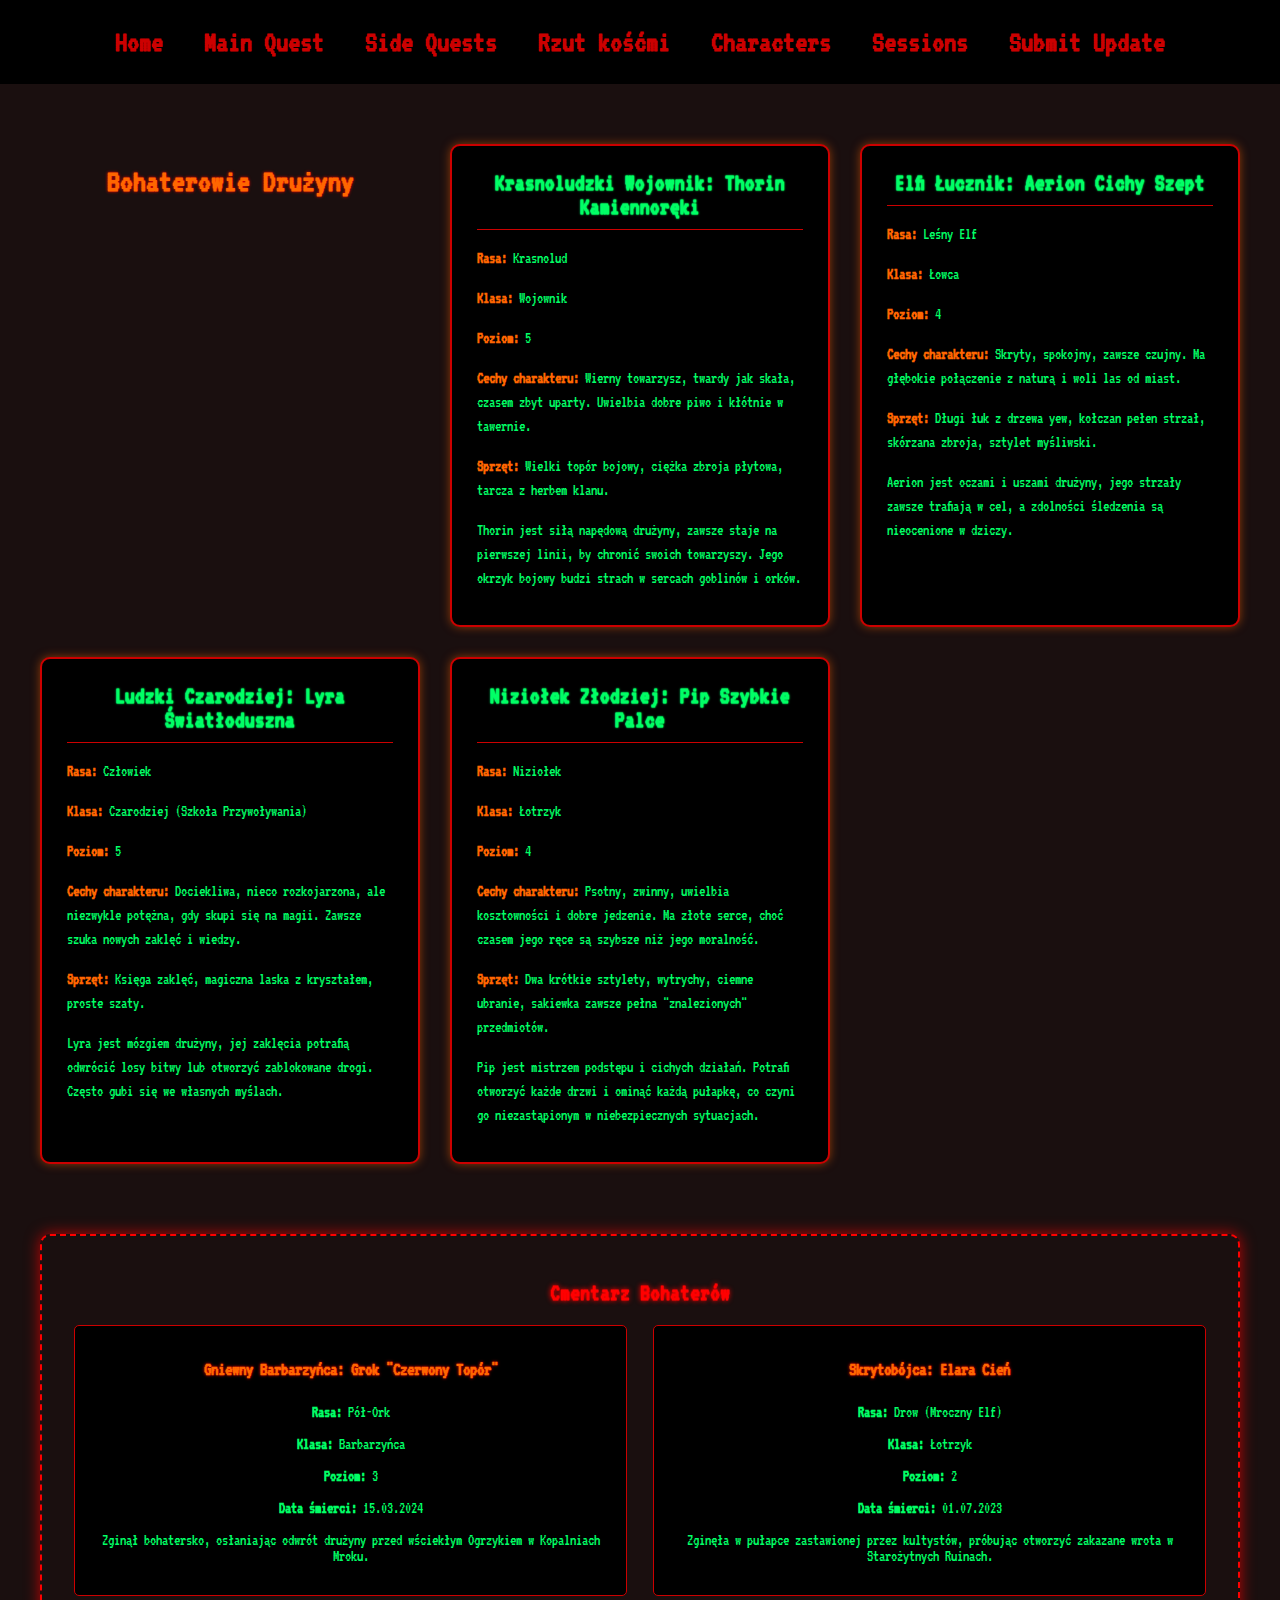
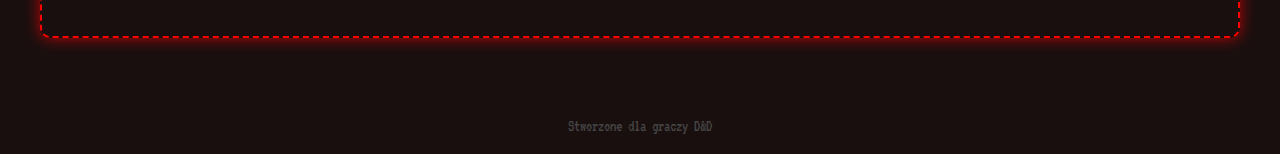
<file: characters2.html>
<!DOCTYPE html>
<html lang="pl">
<head>
    <meta charset="UTF-8">
    <meta name="viewport" content="width=device-width, initial-scale=1.0">
    <title>Bohaterowie Drużyny D&D</title>
    <link href="https://fonts.googleapis.com/css2?family=VT323&display=swap" rel="stylesheet">
    <style>
        /* Styl CSS przeniesiony z Twojego style.css i z poprzedniej strony */
        body {
            background-color:#1a0f0f;
            color: #00ff66;
            font-family: 'Courier New', monospace; /* Fallback */
            font-family: 'VT323', monospace;
            background-image: url('https://www.transparenttextures.com/patterns/asfalt-light.png');
            background-blend-mode: multiply;
            padding: 0px;
            margin: 0;
            display: flex;
            flex-direction: column;
            min-height: 100vh;
        }
        .vt323-regular {
            font-family: "VT323", monospace;
            font-weight: 400;
            font-style: normal;
        }
        nav {
            background-color: #000000;
            text-align: center;
            padding: 1em 0;
            font-size: 27px;
        }

        nav a {
            color: #cc0000;
            text-decoration: none;
            margin: 0 15px;
            transition: color 0.3s;
            font-weight: bold;
            font-size: 30px;
        }
        nav a:hover {
            color: #ff6600;
        }

        main {
            padding: 40px;
            max-width: 1200px; /* Zwiększona szerokość dla wielu sekcji */
            margin: 20px auto; /* Dodaj trochę marginesu od góry/dołu */
            flex-grow: 1;
            display: grid; /* Użycie grid dla układu sekcji bohaterów */
            grid-template-columns: repeat(auto-fit, minmax(300px, 1fr)); /* Responsywny grid */
            gap: 30px; /* Odstępy między sekcjami */
        }

        h1, h2, h3 {
            color: #ff6600;
            text-shadow: 0 0 3px #ff0000;
            text-align: center; /* Wyśrodkuj nagłówki */
            margin-bottom: 25px;
        }

        button, input[type="submit"] {
            font-family: 'VT323', monospace;
            background-color: #000;
            color: #00ff66;
            border: 2px solid #cc0000;
            padding: 10px 20px;
            cursor: pointer;
            font-size: 20px;
        }

        button:hover {
            background-color: #cc0000;
            color: #000;
        }

        footer {
            text-align: center;
            color: #444;
            padding: 20px 0;
            margin-top: auto;
        }

        /* Style dla sekcji bohaterów */
        .character-section {
            background-color: #000000; /* Tło jak nawigacja */
            border: 2px solid #cc0000; /* Ramka w stylu bordera */
            border-radius: 10px;
            padding: 25px;
            box-shadow: 0 0 10px rgba(255, 102, 0, 0.5);
            text-align: left;
        }

        .character-section h2 {
            color: #00ff66; /* Kolor nagłówków w sekcji bohatera */
            text-shadow: 0 0 2px #00ff66;
            margin-top: 0;
            margin-bottom: 15px;
            border-bottom: 1px solid #cc0000;
            padding-bottom: 10px;
        }

        .character-section p {
            margin-bottom: 10px;
            line-height: 1.5;
        }

        .character-section strong {
            color: #ff6600; /* Kolor dla wyróżnionego tekstu (np. atrybuty) */
        }

        .cemetery-section {
            grid-column: 1 / -1; /* Rozciągnij na całą szerokość siatki */
            background-color: #1a0f0f; /* Ciemniejsze tło dla cmentarza */
            border: 2px dashed #ff0000; /* Przerywana ramka, symbolizująca koniec */
            border-radius: 10px;
            padding: 25px;
            box-shadow: 0 0 15px rgba(255, 0, 0, 0.7);
            text-align: center;
            margin-top: 40px; /* Odstęp od aktywnych bohaterów */
        }

        .cemetery-section h2 {
            color: #ff0000; /* Czerwony kolor dla cmentarza */
            text-shadow: 0 0 5px #ff0000;
            margin-bottom: 20px;
        }

        .cemetery-section .fallen-hero {
            background-color: #000000;
            border: 1px solid #cc0000;
            border-radius: 5px;
            padding: 15px;
            margin-bottom: 15px;
            display: inline-block; /* Aby elementy obok siebie mogły być */
            width: calc(50% - 20px); /* Dwa obok siebie na większych ekranach */
            box-sizing: border-box;
            vertical-align: top; /* Wyrównanie w górnej linii */
            margin-right: 20px;
        }

        .cemetery-section .fallen-hero:last-child {
             margin-right: 0; /* Usuń margines z ostatniego elementu */
        }

        @media (max-width: 768px) {
            main {
                grid-template-columns: 1fr; /* Na małych ekranach jedna kolumna */
                padding: 20px;
            }
            .cemetery-section .fallen-hero {
                width: 100%; /* Na małych ekranach jeden na całą szerokość */
                margin-right: 0;
            }
        }
    </style>
</head>
<body>
    <nav>
        <a href="index.html">Home</a>
        <a href="main-quest.html">Main Quest</a>
        <a href="side-quests.html">Side Quests</a>
        <a href="diceroll.html">Rzut kośćmi</a>
        <a href="characters.html">Characters</a>
        <a href="sessions.html">Sessions</a>
        <a href="submit-update.html">Submit Update</a>
    </nav>

    <main>
        <h1>Bohaterowie Drużyny</h1>

        <div class="character-section">
            <h2>Krasnoludzki Wojownik: Thorin Kamiennoręki</h2>
            <p><strong>Rasa:</strong> Krasnolud</p>
            <p><strong>Klasa:</strong> Wojownik</p>
            <p><strong>Poziom:</strong> 5</p>
            <p><strong>Cechy charakteru:</strong> Wierny towarzysz, twardy jak skała, czasem zbyt uparty. Uwielbia dobre piwo i kłótnie w tawernie.</p>
            <p><strong>Sprzęt:</strong> Wielki topór bojowy, ciężka zbroja płytowa, tarcza z herbem klanu.</p>
            <p>Thorin jest siłą napędową drużyny, zawsze staje na pierwszej linii, by chronić swoich towarzyszy. Jego okrzyk bojowy budzi strach w sercach goblinów i orków.</p>
        </div>

        <div class="character-section">
            <h2>Elfi Łucznik: Aerion Cichy Szept</h2>
            <p><strong>Rasa:</strong> Leśny Elf</p>
            <p><strong>Klasa:</strong> Łowca</p>
            <p><strong>Poziom:</strong> 4</p>
            <p><strong>Cechy charakteru:</strong> Skryty, spokojny, zawsze czujny. Ma głębokie połączenie z naturą i woli las od miast.</p>
            <p><strong>Sprzęt:</strong> Długi łuk z drzewa yew, kołczan pełen strzał, skórzana zbroja, sztylet myśliwski.</p>
            <p>Aerion jest oczami i uszami drużyny, jego strzały zawsze trafiają w cel, a zdolności śledzenia są nieocenione w dziczy.</p>
        </div>

        <div class="character-section">
            <h2>Ludzki Czarodziej: Lyra Światłoduszna</h2>
            <p><strong>Rasa:</strong> Człowiek</p>
            <p><strong>Klasa:</strong> Czarodziej (Szkoła Przywoływania)</p>
            <p><strong>Poziom:</strong> 5</p>
            <p><strong>Cechy charakteru:</strong> Dociekliwa, nieco rozkojarzona, ale niezwykle potężna, gdy skupi się na magii. Zawsze szuka nowych zaklęć i wiedzy.</p>
            <p><strong>Sprzęt:</strong> Księga zaklęć, magiczna laska z kryształem, proste szaty.</p>
            <p>Lyra jest mózgiem drużyny, jej zaklęcia potrafią odwrócić losy bitwy lub otworzyć zablokowane drogi. Często gubi się we własnych myślach.</p>
        </div>

        <div class="character-section">
            <h2>Niziołek Złodziej: Pip Szybkie Palce</h2>
            <p><strong>Rasa:</strong> Niziołek</p>
            <p><strong>Klasa:</strong> Łotrzyk</p>
            <p><strong>Poziom:</strong> 4</p>
            <p><strong>Cechy charakteru:</strong> Psotny, zwinny, uwielbia kosztowności i dobre jedzenie. Ma złote serce, choć czasem jego ręce są szybsze niż jego moralność.</p>
            <p><strong>Sprzęt:</strong> Dwa krótkie sztylety, wytrychy, ciemne ubranie, sakiewka zawsze pełna "znalezionych" przedmiotów.</p>
            <p>Pip jest mistrzem podstępu i cichych działań. Potrafi otworzyć każde drzwi i ominąć każdą pułapkę, co czyni go niezastąpionym w niebezpiecznych sytuacjach.</p>
        </div>

        <div class="cemetery-section">
            <h2>Cmentarz Bohaterów</h2>
            <div class="fallen-hero">
                <h3>Gniewny Barbarzyńca: Grok "Czerwony Topór"</h3>
                <p><strong>Rasa:</strong> Pół-Ork</p>
                <p><strong>Klasa:</strong> Barbarzyńca</p>
                <p><strong>Poziom:</strong> 3</p>
                <p><strong>Data śmierci:</strong> 15.03.2024</p>
                <p>Zginął bohatersko, osłaniając odwrót drużyny przed wściekłym Ogrzykiem w Kopalniach Mroku.</p>
            </div>
            <div class="fallen-hero">
                <h3>Skrytobójca: Elara Cień</h3>
                <p><strong>Rasa:</strong> Drow (Mroczny Elf)</p>
                <p><strong>Klasa:</strong> Łotrzyk</p>
                <p><strong>Poziom:</strong> 2</p>
                <p><strong>Data śmierci:</strong> 01.07.2023</p>
                <p>Zginęła w pułapce zastawionej przez kultystów, próbując otworzyć zakazane wrota w Starożytnych Ruinach.</p>
            </div>
             </div>
    </main>

    <footer>
        Stworzone dla graczy D&D
    </footer>
</body>
</html>
</file>
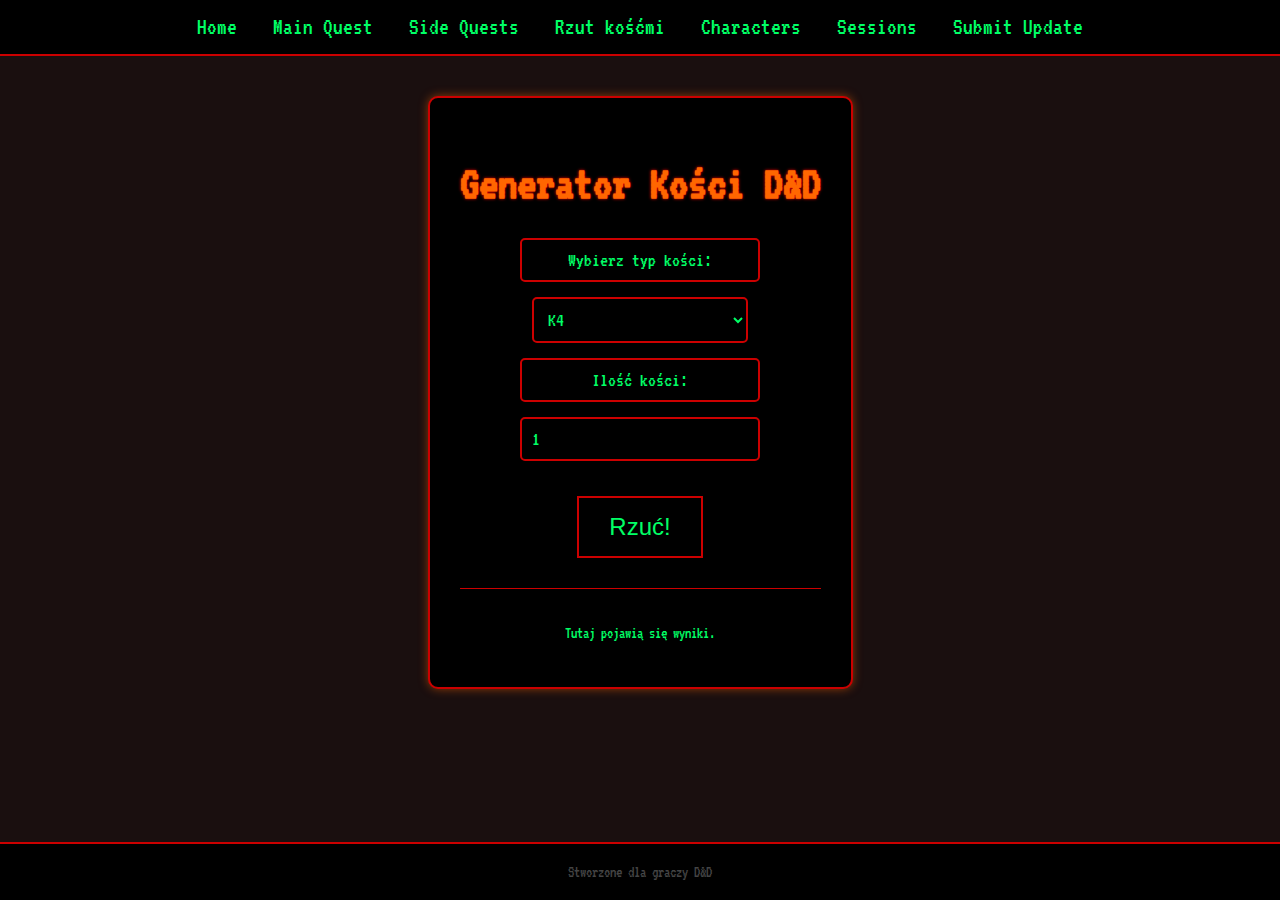
<file: diceroll.html>
<!DOCTYPE html>
<html lang="pl">
<head>
    <meta charset="UTF-8">
    <meta name="viewport" content="width=device-width, initial-scale=1.0">
    <title>Generator Kości D&D</title>
    <link href="https://fonts.googleapis.com/css2?family=VT323&display=swap" rel="stylesheet">
    <style>
        body {
            background-color: #1a0f0f;
            color: #00ff66;
            font-family: 'VT323', monospace;
            margin: 0;
            padding: 0;
            min-height: 100vh;
            display: flex;
            flex-direction: column;
        }

        nav {
            background-color: #000;
            padding: 15px;
            text-align: center;
            border-bottom: 2px solid #cc0000;
        }

        nav a {
            color: #00ff66;
            text-decoration: none;
            margin: 0 15px;
            font-size: 24px;
        }

        nav a:hover {
            color: #ff6600;
        }

        main {
            padding: 40px;
            max-width: 600px;
            margin: auto;
            flex-grow: 1;
            text-align: center;
        }

        h1 {
            color: #ff6600;
            text-shadow: 0 0 3px #ff0000;
            margin-bottom: 30px;
            font-size: 3em;
        }

        .container {
            background-color: #000;
            padding: 30px;
            border-radius: 10px;
            box-shadow: 0 0 10px rgba(255, 102, 0, 0.5);
            border: 2px solid #cc0000;
        }

        label, select, input {
            display: block;
            margin: 15px auto;
            font-size: 20px;
            font-family: 'VT323', monospace;
            color: #00ff66;
            background-color: #000;
            border: 2px solid #cc0000;
            padding: 10px;
            width: 60%;
            max-width: 250px;
            border-radius: 5px;
        }

        button {
            font-size: 24px;
            background-color: #000;
            color: #00ff66;
            border: 2px solid #cc0000;
            padding: 15px 30px;
            cursor: pointer;
            margin-top: 20px;
        }

        button:hover {
            background-color: #cc0000;
            color: #000;
        }

        .results {
            margin-top: 30px;
            border-top: 1px solid #cc0000;
            padding-top: 20px;
        }

        .result-item {
            background-color: #000;
            padding: 10px;
            border-radius: 5px;
            margin-bottom: 10px;
            border: 1px solid #cc0000;
            display: flex;
            justify-content: space-between;
            font-size: 1.4em;
        }

        .total-result {
            background-color: #330000;
            border-color: #ff6600;
            font-weight: bold;
        }

        footer {
            text-align: center;
            color: #444;
            padding: 20px 0;
            background-color: #000;
            border-top: 2px solid #cc0000;
        }
    </style>
</head>
<body>
    <nav>
        <a href="index.html">Home</a>
        <a href="main-quest.html">Main Quest</a>
        <a href="side-quests.html">Side Quests</a>
        <a href="diceroll.html">Rzut kośćmi</a>
        <a href="characters.html">Characters</a>
        <a href="sessions.html">Sessions</a>
        <a href="submit-update.html">Submit Update</a>
    </nav>

    <main>
        <div class="container">
            <h1>Generator Kości D&D</h1>

            <label for="diceType">Wybierz typ kości:</label>
            <select id="diceType">
                <option value="4">K4</option>
                <option value="6">K6</option>
                <option value="8">K8</option>
                <option value="10">K10</option>
                <option value="12">K12</option>
                <option value="20">K20</option>
                <option value="100">K100</option>
            </select>

            <label for="numDice">Ilość kości:</label>
            <input type="number" id="numDice" value="1" min="1" max="10">

            <button onclick="rollDice()">Rzuć!</button>

            <div class="results" id="results">
                <p>Tutaj pojawią się wyniki.</p>
            </div>
        </div>
    </main>

    <footer>
        Stworzone dla graczy D&D
    </footer>

    <script>
        function rollDice() {
            const diceType = parseInt(document.getElementById('diceType').value);
            const numDice = parseInt(document.getElementById('numDice').value);
            const resultsDiv = document.getElementById('results');
            resultsDiv.innerHTML = '<h2>Wyniki rzutów:</h2>';

            if (isNaN(diceType) || isNaN(numDice) || numDice < 1 || numDice > 10) {
                resultsDiv.innerHTML += '<p style="color: #ff6600;">Niepoprawne dane!</p>';
                return;
            }

            let total = 0;
            for (let i = 0; i < numDice; i++) {
                const roll = Math.floor(Math.random() * diceType) + 1;
                total += roll;
                const item = document.createElement('div');
                item.className = 'result-item';
                item.textContent = `Rzut ${i+1}: ${roll} (K${diceType})`;
                resultsDiv.appendChild(item);
            }

            if (numDice > 1) {
                const totalItem = document.createElement('div');
                totalItem.className = 'result-item total-result';
                totalItem.textContent = `Suma: ${total}`;
                resultsDiv.appendChild(totalItem);
            }
        }
    </script>
</body>
</html>
</file>
